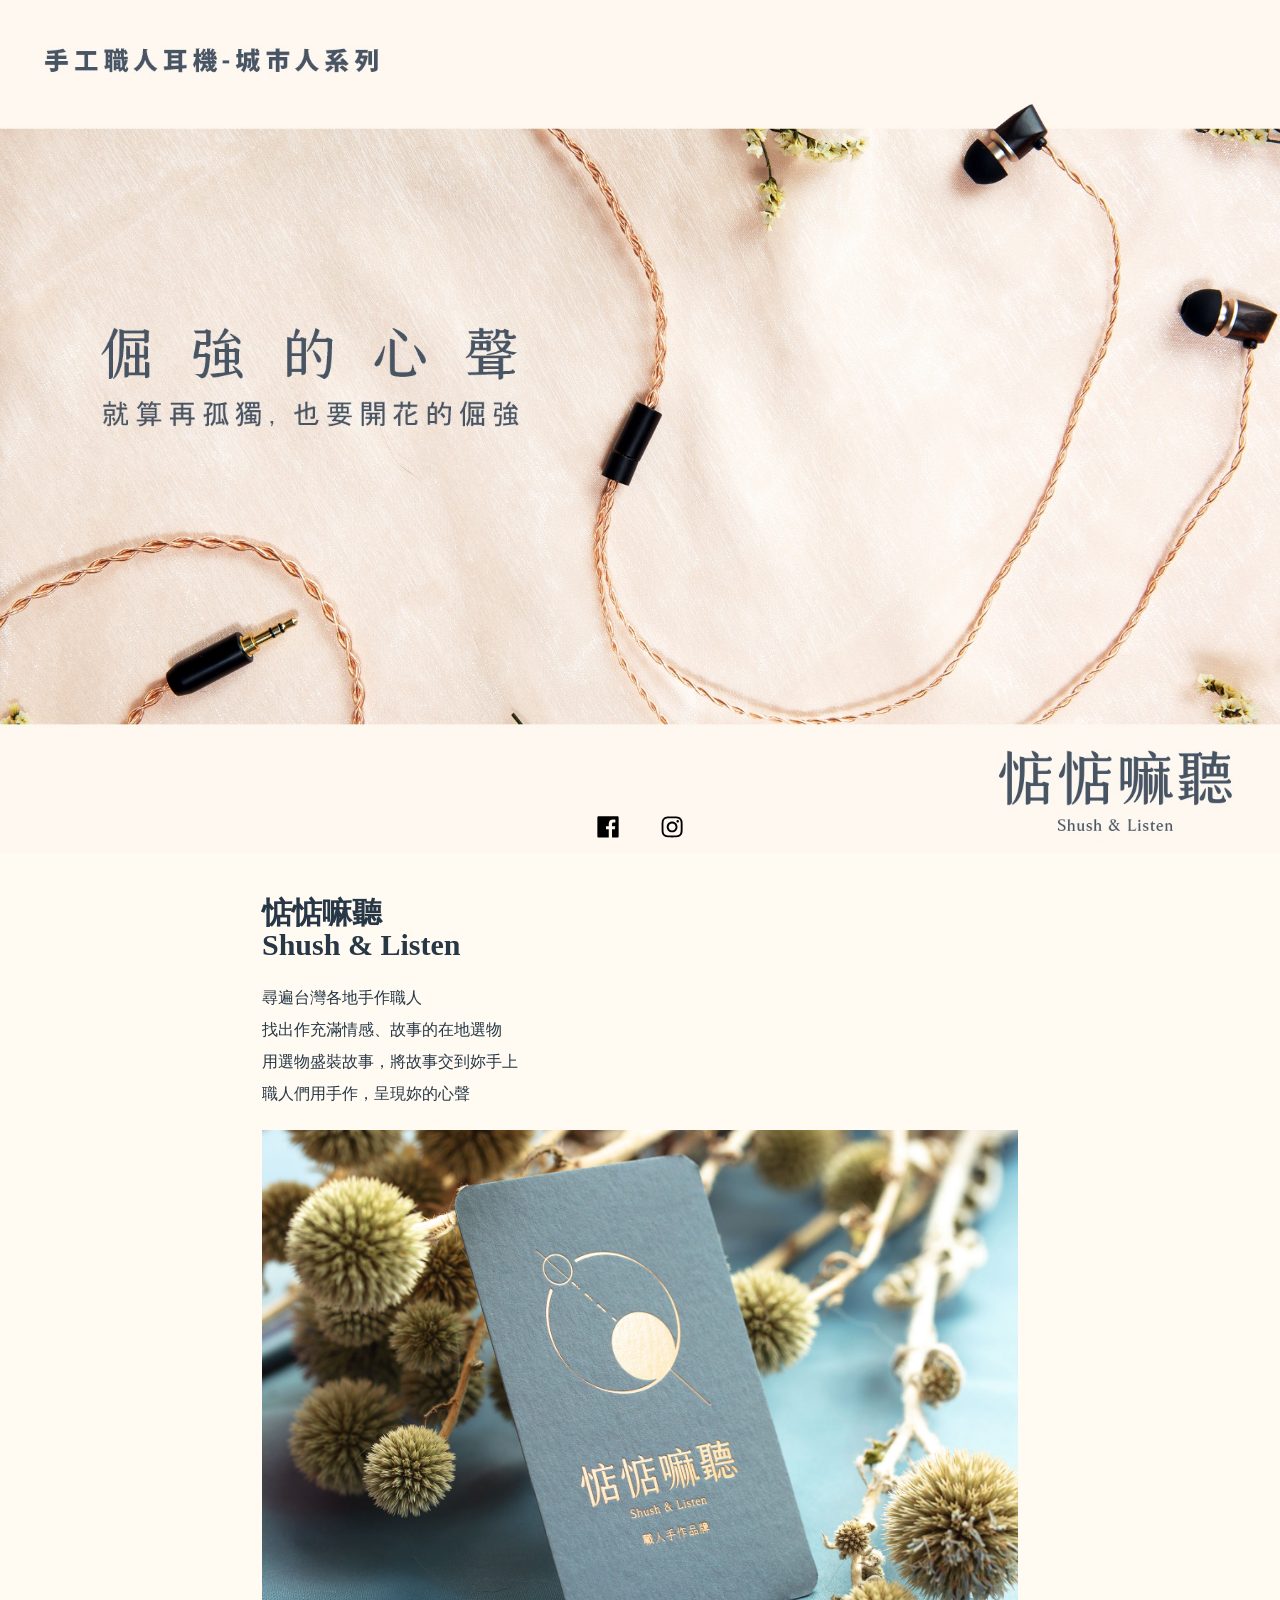
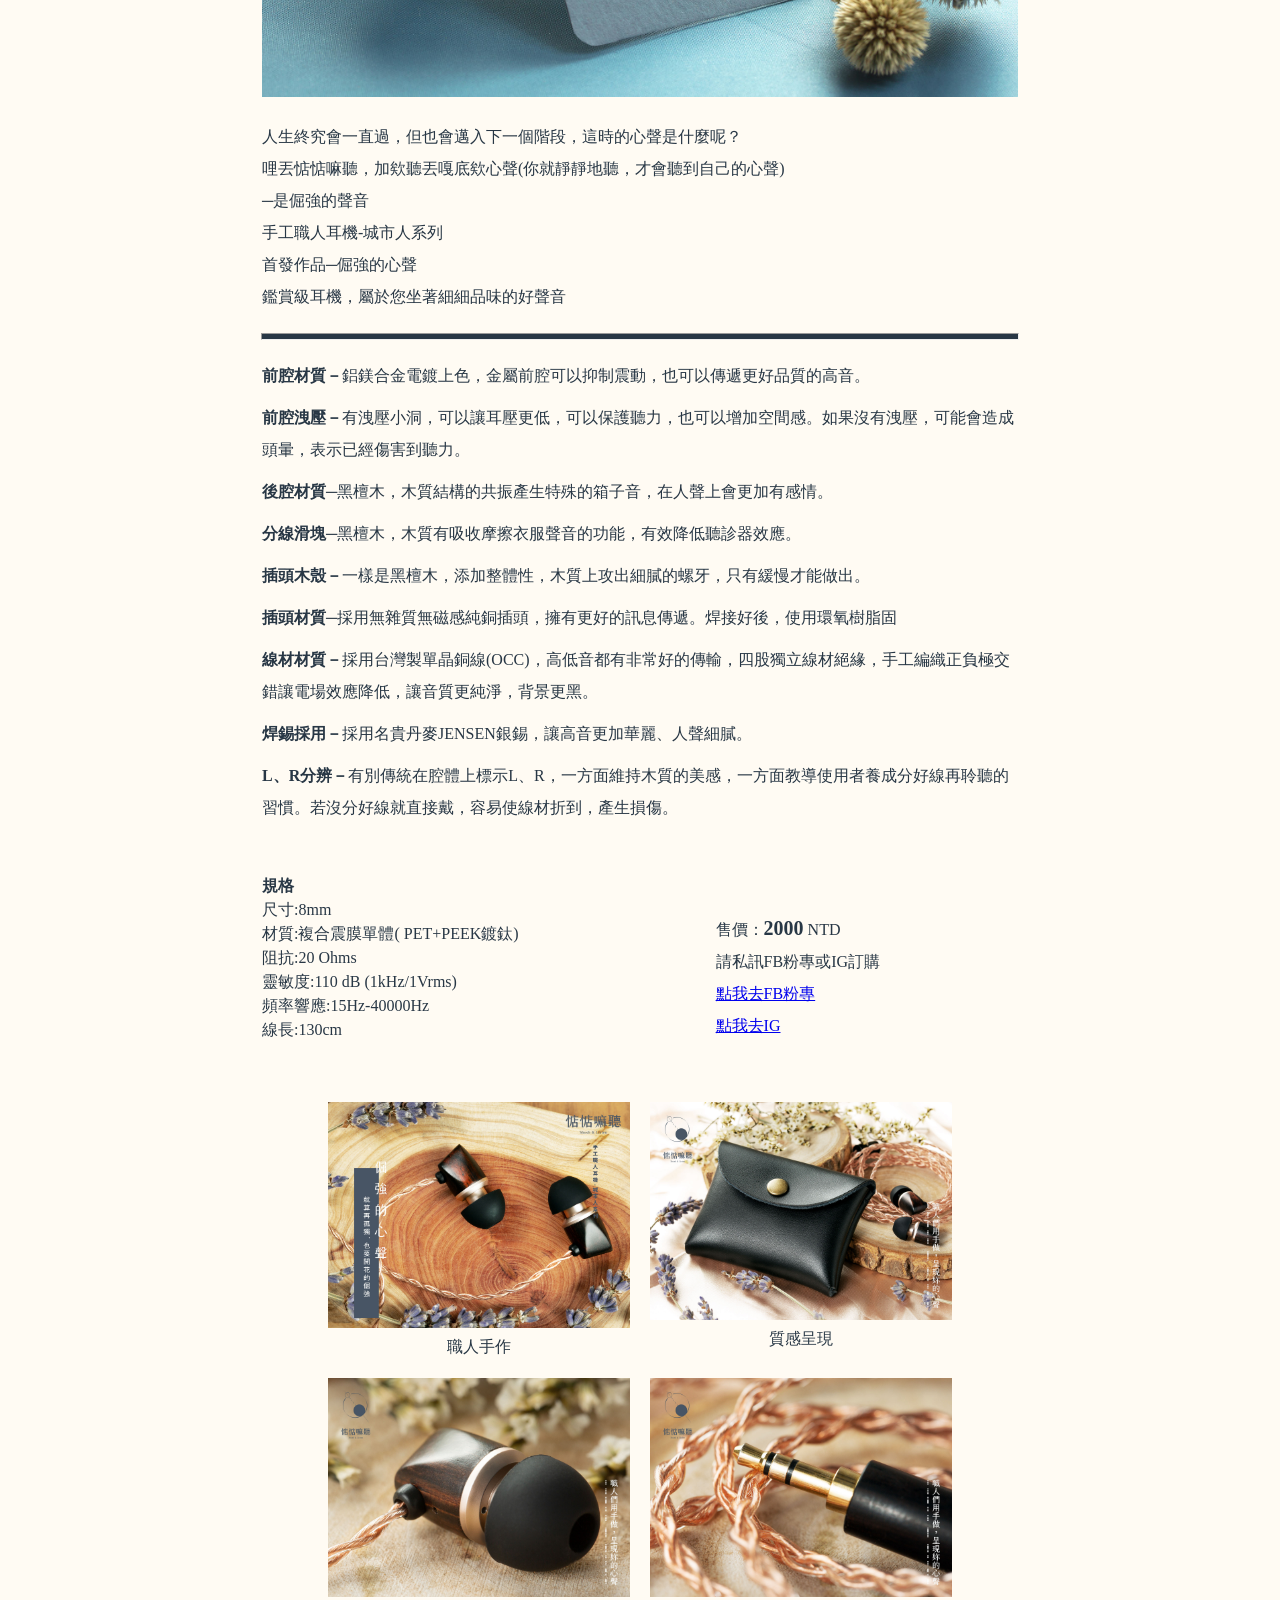
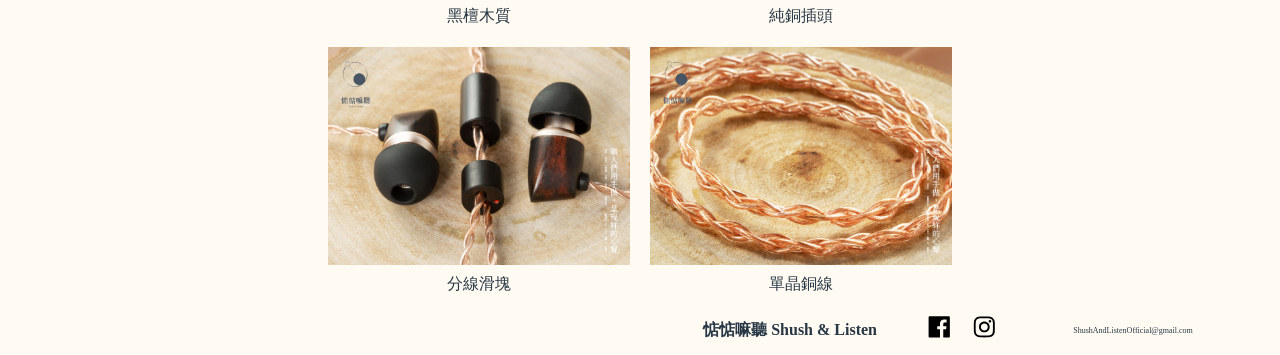
<file: index.html>
<!DOCTYPE html><html><head><meta charSet="utf-8"/><meta http-equiv="x-ua-compatible" content="ie=edge"/><meta name="viewport" content="width=device-width, initial-scale=1, shrink-to-fit=no"/><style data-href="/styles.5782f82b329f59c1989c.css">body,html{margin:0;background-color:#fffbf3;color:#283745;font-family:"\9ED1\9AD4-\7E41","\5FAE\8EDF\6B63\9ED1\9AD4";text-align:center;position:relative}body .content,html .content{padding:0 10px}body .content .topSection,html .content .topSection{position:relative;padding:0 20%;display:flex;justify-content:space-between;flex-wrap:nowrap;align-content:center;align-items:flex-end}@media screen and (max-width:1024px){body .content .topSection,html .content .topSection{padding:0 5%}}body .content .topSection .topLeftText,html .content .topSection .topLeftText{width:50%;font-size:16px;margin:20px 0;text-align:left;letter-spacing:normal;line-height:2em}@media screen and (max-width:1024px){body .content .topSection .topLeftText,html .content .topSection .topLeftText{width:100%}}body .content .topSection .topLeftText .title,html .content .topSection .topLeftText .title{font-size:30px;font-weight:700}body .content .topSection .topRightImg,html .content .topSection .topRightImg{width:50%;margin-bottom:20px}@media screen and (max-width:1024px){body .content .topSection .topRightImg,html .content .topSection .topRightImg{display:none}}body .content .mainImg,html .content .mainImg{width:60%}@media screen and (max-width:1024px){body .content .mainImg,html .content .mainImg{width:90%}}body .content .downText,html .content .downText{font-size:16px;padding:0 20%;margin:20px 0;text-align:left;letter-spacing:normal;line-height:2em}@media screen and (max-width:1024px){body .content .downText,html .content .downText{padding:0 5%}}body .content .downText .title,html .content .downText .title{font-size:30px;font-weight:700}body .content .splitLine,html .content .splitLine{width:60%;height:5px;background:#283745}@media screen and (max-width:1024px){body .content .splitLine,html .content .splitLine{width:90%}}body .content .pointSection,html .content .pointSection{font-size:16px;padding:0 20%;margin:20px 0;text-align:left;letter-spacing:normal;line-height:2em}@media screen and (max-width:1024px){body .content .pointSection,html .content .pointSection{padding:0 5%}}body .content .pointSection .pointInfo,html .content .pointSection .pointInfo{margin-top:10px}body .content .infoSection,html .content .infoSection{position:relative;padding:0 20%;display:flex;justify-content:space-between;flex-wrap:nowrap;align-content:flex-end;align-items:flex-end;margin-top:50px}@media screen and (max-width:1024px){body .content .infoSection,html .content .infoSection{padding:0 5%}}body .content .infoSection .infoLeft,html .content .infoSection .infoLeft{width:40%;text-align:left;letter-spacing:normal;line-height:1.5em}body .content .infoSection .infoRight,html .content .infoSection .infoRight{width:40%;text-align:left;letter-spacing:normal;line-height:2em}body .content .infoSection .infoRight .price,html .content .infoSection .infoRight .price{font-weight:700;font-size:20px}body .content .imgSection,html .content .imgSection{position:relative;padding:0 20%;display:flex;flex-direction:row;flex-wrap:wrap;justify-content:center;align-items:flex-start;align-content:flex-start;margin-top:50px}@media screen and (max-width:1024px){body .content .imgSection,html .content .imgSection{padding:0 5%}}body .content .imgSection .block,html .content .imgSection .block{flex-shrink:1;max-width:40%;margin:10px;position:relative}@media screen and (max-width:1024px){body .content .imgSection .block,html .content .imgSection .block{max-width:100%}}body .content .imgSection .block img,html .content .imgSection .block img{width:100%}body .content .imgSection .block p,html .content .imgSection .block p{display:block;margin:5px 0 0;font-size:16px}.topView{position:relative;text-align:center}.topView .topImg{width:100%}.topView .socialBtn{width:10%;position:absolute;bottom:10px;left:50%;transform:translateX(-50%)}.bottomView{position:relative;display:flex;justify-content:flex-end;flex-wrap:nowrap;align-content:center;align-items:center;height:50px;margin-right:10px}.bottomView .title{width:20%;font-size:1rem}@media screen and (max-width:1024px){.bottomView .title{font-size:3vmin;width:40%}}.bottomView .socialBtn{width:7%;display:inline-block}@media screen and (max-width:1024px){.bottomView .socialBtn{width:20%}}.bottomView .email{margin-right:10px;width:20%;font-size:.5rem}@media screen and (max-width:1024px){.bottomView .email{font-size:2vmin;width:40%}}</style><meta name="generator" content="Gatsby 2.24.26"/><title data-react-helmet="true">惦惦嘛聽 Shush &amp; Listen ─ 倔強的心聲</title><link data-react-helmet="true" rel="canonical" href="https://shushandlistenofficial.github.io/Info/"/><meta data-react-helmet="true" charSet="utf-8"/><meta data-react-helmet="true" name="description" content="惦惦嘛聽 Shush &amp; Listen 職人們用手作，呈現妳的心聲。首發作品─倔強的心聲"/><link as="script" rel="preload" href="/webpack-runtime-0b7deb6768109226c7f6.js"/><link as="script" rel="preload" href="/framework-8c8d363c63d1a9a80d21.js"/><link as="script" rel="preload" href="/app-a360599638488ec4e39b.js"/><link as="script" rel="preload" href="/styles-89fd2ae28bdf06750a71.js"/><link as="script" rel="preload" href="/component---src-pages-index-js-b3efc57b5bbbc5cf7c22.js"/><link as="fetch" rel="preload" href="/page-data/index/page-data.json" crossorigin="anonymous"/><link as="fetch" rel="preload" href="/page-data/app-data.json" crossorigin="anonymous"/></head><body><div id="___gatsby"><div style="outline:none" tabindex="-1" id="gatsby-focus-wrapper"><div><div class="topView"><img class="topImg" src="./images/top.jpg" alt=""/><div class="socialBtn"><a href="https://www.facebook.com/ShushAndListenOfficial/" class="fbSVG" target="_blank" rel="noreferrer"><svg xmlns="http://www.w3.org/2000/svg" width="50%" height="30px" viewBox="0 0 56 55"><title>Facebook</title><path d="M47.5 43c0 1.2-.9 2.1-2.1 2.1h-10V30h5.1l.8-5.9h-5.9v-3.7c0 -1.7.5-2.9 3-2.9h3.1v-5.3c-.6 0-2.4-.2-4.6-.2-4.5 0-7.5 2.7-7.5 7.8v4.3h-5.1V30h5.1v15.1H10.7c-1.2 0-2.2-.9-2.2-2.1V8.3c0-1.2 1-2.2 2.2-2.2h34.7c1.2 0 2.1 1 2.1 2.2V43"></path></svg></a><a href="https://www.instagram.com/shushandlistenofficial/" target="_blank" class="igSVG" rel="noreferrer"><svg xmlns="http://www.w3.org/2000/svg" width="50%" height="30px" viewBox="0 0 54 54"><title>instagram</title><path d="M27.2 6.1c-5.1 0-5.8 0-7.8.1s-3.4.4-4.6.9c-1.2.5-2.3 1.1-3.3 2.2-1.1 1-1.7 2.1-2.2 3.3-.5 1.2-.8 2.6-.9 4.6-.1 2-.1 2.7-.1 7.8s0 5.8.1 7.8.4 3.4.9 4.6c.5 1.2 1.1 2.3 2.2 3.3 1 1.1 2.1 1.7 3.3 2.2 1.2.5 2.6.8 4.6.9 2 .1 2.7.1 7.8.1s5.8 0 7.8-.1 3.4-.4 4.6-.9c1.2-.5 2.3-1.1 3.3-2.2 1.1-1 1.7-2.1 2.2-3.3.5-1.2.8-2.6.9-4.6.1-2 .1-2.7.1-7.8s0-5.8-.1-7.8-.4-3.4-.9-4.6c-.5-1.2-1.1-2.3-2.2-3.3-1-1.1-2.1-1.7-3.3-2.2-1.2-.5-2.6-.8-4.6-.9-2-.1-2.7-.1-7.8-.1zm0 3.4c5 0 5.6 0 7.6.1 1.9.1 2.9.4 3.5.7.9.3 1.6.7 2.2 1.4.7.6 1.1 1.3 1.4 2.2.3.6.6 1.6.7 3.5.1 2 .1 2.6.1 7.6s0 5.6-.1 7.6c-.1 1.9-.4 2.9-.7 3.5-.3.9-.7 1.6-1.4 2.2-.7.7-1.3 1.1-2.2 1.4-.6.3-1.7.6-3.5.7-2 .1-2.6.1-7.6.1-5.1 0-5.7 0-7.7-.1-1.8-.1-2.9-.4-3.5-.7-.9-.3-1.5-.7-2.2-1.4-.7-.7-1.1-1.3-1.4-2.2-.3-.6-.6-1.7-.7-3.5 0-2-.1-2.6-.1-7.6 0-5.1.1-5.7.1-7.7.1-1.8.4-2.8.7-3.5.3-.9.7-1.5 1.4-2.2.7-.6 1.3-1.1 2.2-1.4.6-.3 1.6-.6 3.5-.7h7.7zm0 5.8c-5.4 0-9.7 4.3-9.7 9.7 0 5.4 4.3 9.7 9.7 9.7 5.4 0 9.7-4.3 9.7-9.7 0-5.4-4.3-9.7-9.7-9.7zm0 16c-3.5 0-6.3-2.8-6.3-6.3s2.8-6.3 6.3-6.3 6.3 2.8 6.3 6.3-2.8 6.3-6.3 6.3zm12.4-16.4c0 1.3-1.1 2.3-2.3 2.3-1.3 0-2.3-1-2.3-2.3 0-1.2 1-2.3 2.3-2.3 1.2 0 2.3 1.1 2.3 2.3z"></path></svg></a></div></div><div class="content"><div class="topSection"><div class="topLeftText"><h1 class="title">惦惦嘛聽<br/>Shush &amp; Listen</h1>尋遍台灣各地手作職人<br/>找出作充滿情感、故事的在地選物<br/>用選物盛裝故事，將故事交到妳手上<br/>職人們用手作，呈現妳的心聲</div></div><img class="mainImg" src="./images/name.jpg" alt=""/><div class="downText">人生終究會一直過，但也會邁入下一個階段，這時的心聲是什麼呢？<br/>哩丟惦惦嘛聽，加欸聽丟嘎底欸心聲(你就靜靜地聽，才會聽到自己的心聲)<br/>─是倔強的聲音<br/>手工職人耳機-城市人系列<br/>首發作品─倔強的心聲<br/>鑑賞級耳機，屬於您坐著細細品味的好聲音</div><hr class="splitLine"/><div class="pointSection"><div class="pointInfo"><b>前腔材質－</b>鋁鎂合金電鍍上色，金屬前腔可以抑制震動，也可以傳遞更好品質的高音。</div><div class="pointInfo"><b>前腔洩壓－</b>有洩壓小洞，可以讓耳壓更低，可以保護聽力，也可以增加空間感。如果沒有洩壓，可能會造成頭暈，表示已經傷害到聽力。</div><div class="pointInfo"><b>後腔材質─</b>黑檀木，木質結構的共振產生特殊的箱子音，在人聲上會更加有感情。</div><div class="pointInfo"><b>分線滑塊─</b>黑檀木，木質有吸收摩擦衣服聲音的功能，有效降低聽診器效應。</div><div class="pointInfo"><b>插頭木殼－</b>一樣是黑檀木，添加整體性，木質上攻出細膩的螺牙，只有緩慢才能做出。</div><div class="pointInfo"><b>插頭材質─</b>採用無雜質無磁感純銅插頭，擁有更好的訊息傳遞。焊接好後，使用環氧樹脂固</div><div class="pointInfo"><b>線材材質－</b>採用台灣製單晶銅線(OCC)，高低音都有非常好的傳輸，四股獨立線材絕緣，手工編織正負極交錯讓電場效應降低，讓音質更純淨，背景更黑。</div><div class="pointInfo"><b>焊錫採用－</b>採用名貴丹麥JENSEN銀錫，讓高音更加華麗、人聲細膩。</div><div class="pointInfo"><b>L、R分辨－</b>有別傳統在腔體上標示L、R，一方面維持木質的美感，一方面教導使用者養成分好線再聆聽的習慣。若沒分好線就直接戴，容易使線材折到，產生損傷。</div></div><div class="infoSection"><div class="infoLeft"><b>規格</b><br/>尺寸:8mm<br/>材質:複合震膜單體( PET+PEEK鍍鈦)<br/>阻抗:20 Ohms<br/>靈敏度:110 dB (1kHz/1Vrms)<br/>頻率響應:15Hz-40000Hz<br/>線長:130cm</div><div class="infoRight">售價：<span class="price">2000</span> NTD<br/>請私訊FB粉專或IG訂購<br/><a target="_blank" href="https://www.facebook.com/ShushAndListenOfficial/">點我去FB粉專</a><br/><a target="_blank" href="https://www.instagram.com/shushandlistenofficial/">點我去IG</a></div></div><div class="imgSection"><div class="block"><img src="./images/main.jpg" alt=""/><p>職人手作</p></div><div class="block"><img src="./images/bag.jpg" alt=""/><p>質感呈現</p></div><div class="block"><img src="./images/airHole.jpg" alt=""/><p>黑檀木質</p></div><div class="block"><img src="./images/plug.jpg" alt=""/><p>純銅插頭</p></div><div class="block"><img src="./images/split.jpg" alt=""/><p>分線滑塊</p></div><div class="block"><img src="./images/line.jpg" alt=""/><p>單晶銅線</p></div></div></div><div class="bottomView"><h3 class="title">惦惦嘛聽 Shush &amp; Listen</h3><div class="socialBtn"><a href="https://www.facebook.com/ShushAndListenOfficial/" class="fbSVG" target="_blank" rel="noreferrer"><svg xmlns="http://www.w3.org/2000/svg" width="50%" height="30px" viewBox="0 0 56 55"><title>Facebook</title><path d="M47.5 43c0 1.2-.9 2.1-2.1 2.1h-10V30h5.1l.8-5.9h-5.9v-3.7c0 -1.7.5-2.9 3-2.9h3.1v-5.3c-.6 0-2.4-.2-4.6-.2-4.5 0-7.5 2.7-7.5 7.8v4.3h-5.1V30h5.1v15.1H10.7c-1.2 0-2.2-.9-2.2-2.1V8.3c0-1.2 1-2.2 2.2-2.2h34.7c1.2 0 2.1 1 2.1 2.2V43"></path></svg></a><a href="https://www.instagram.com/shushandlistenofficial/" target="_blank" class="igSVG" rel="noreferrer"><svg xmlns="http://www.w3.org/2000/svg" width="50%" height="30px" viewBox="0 0 54 54"><title>instagram</title><path d="M27.2 6.1c-5.1 0-5.8 0-7.8.1s-3.4.4-4.6.9c-1.2.5-2.3 1.1-3.3 2.2-1.1 1-1.7 2.1-2.2 3.3-.5 1.2-.8 2.6-.9 4.6-.1 2-.1 2.7-.1 7.8s0 5.8.1 7.8.4 3.4.9 4.6c.5 1.2 1.1 2.3 2.2 3.3 1 1.1 2.1 1.7 3.3 2.2 1.2.5 2.6.8 4.6.9 2 .1 2.7.1 7.8.1s5.8 0 7.8-.1 3.4-.4 4.6-.9c1.2-.5 2.3-1.1 3.3-2.2 1.1-1 1.7-2.1 2.2-3.3.5-1.2.8-2.6.9-4.6.1-2 .1-2.7.1-7.8s0-5.8-.1-7.8-.4-3.4-.9-4.6c-.5-1.2-1.1-2.3-2.2-3.3-1-1.1-2.1-1.7-3.3-2.2-1.2-.5-2.6-.8-4.6-.9-2-.1-2.7-.1-7.8-.1zm0 3.4c5 0 5.6 0 7.6.1 1.9.1 2.9.4 3.5.7.9.3 1.6.7 2.2 1.4.7.6 1.1 1.3 1.4 2.2.3.6.6 1.6.7 3.5.1 2 .1 2.6.1 7.6s0 5.6-.1 7.6c-.1 1.9-.4 2.9-.7 3.5-.3.9-.7 1.6-1.4 2.2-.7.7-1.3 1.1-2.2 1.4-.6.3-1.7.6-3.5.7-2 .1-2.6.1-7.6.1-5.1 0-5.7 0-7.7-.1-1.8-.1-2.9-.4-3.5-.7-.9-.3-1.5-.7-2.2-1.4-.7-.7-1.1-1.3-1.4-2.2-.3-.6-.6-1.7-.7-3.5 0-2-.1-2.6-.1-7.6 0-5.1.1-5.7.1-7.7.1-1.8.4-2.8.7-3.5.3-.9.7-1.5 1.4-2.2.7-.6 1.3-1.1 2.2-1.4.6-.3 1.6-.6 3.5-.7h7.7zm0 5.8c-5.4 0-9.7 4.3-9.7 9.7 0 5.4 4.3 9.7 9.7 9.7 5.4 0 9.7-4.3 9.7-9.7 0-5.4-4.3-9.7-9.7-9.7zm0 16c-3.5 0-6.3-2.8-6.3-6.3s2.8-6.3 6.3-6.3 6.3 2.8 6.3 6.3-2.8 6.3-6.3 6.3zm12.4-16.4c0 1.3-1.1 2.3-2.3 2.3-1.3 0-2.3-1-2.3-2.3 0-1.2 1-2.3 2.3-2.3 1.2 0 2.3 1.1 2.3 2.3z"></path></svg></a></div><p class="email">ShushAndListenOfficial@gmail.com</p></div></div></div><div id="gatsby-announcer" style="position:absolute;top:0;width:1px;height:1px;padding:0;overflow:hidden;clip:rect(0, 0, 0, 0);white-space:nowrap;border:0" aria-live="assertive" aria-atomic="true"></div></div><script id="gatsby-script-loader">/*<![CDATA[*/window.pagePath="/";/*]]>*/</script><script id="gatsby-chunk-mapping">/*<![CDATA[*/window.___chunkMapping={"polyfill":["/polyfill-fd7ae9db326d5475b438.js"],"app":["/app-a360599638488ec4e39b.js"],"component---src-pages-index-js":["/component---src-pages-index-js-b3efc57b5bbbc5cf7c22.js"]};/*]]>*/</script><script src="/polyfill-fd7ae9db326d5475b438.js" nomodule=""></script><script src="/component---src-pages-index-js-b3efc57b5bbbc5cf7c22.js" async=""></script><script src="/styles-89fd2ae28bdf06750a71.js" async=""></script><script src="/app-a360599638488ec4e39b.js" async=""></script><script src="/framework-8c8d363c63d1a9a80d21.js" async=""></script><script src="/webpack-runtime-0b7deb6768109226c7f6.js" async=""></script></body></html>
</file>
